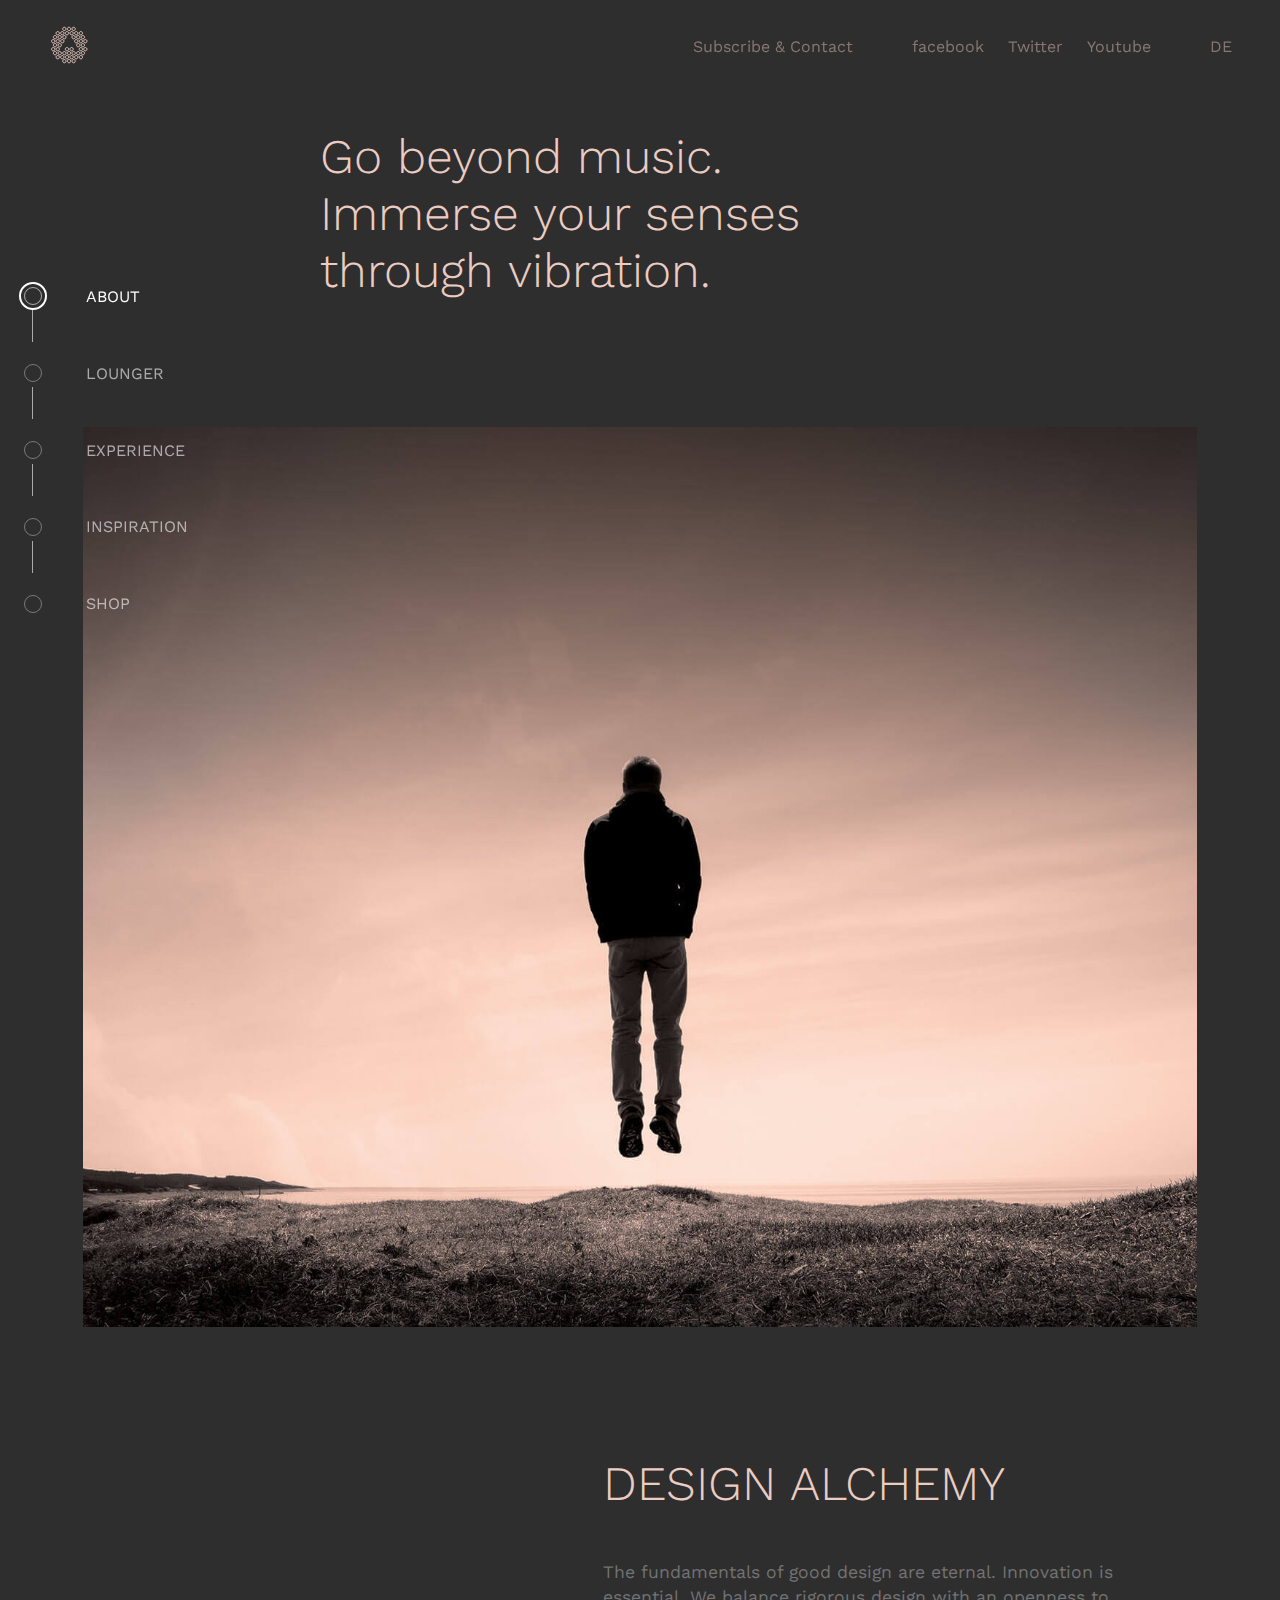
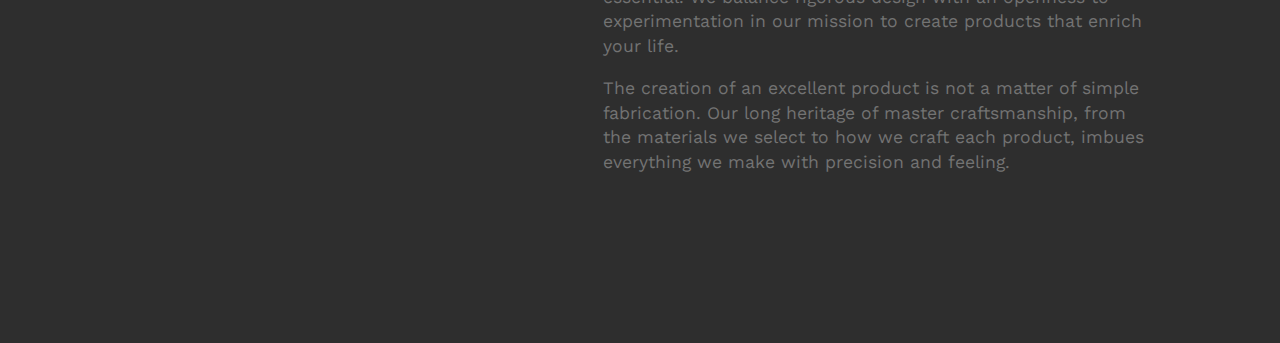
<file: index.html>
<!DOCTYPE html>
<html lang="en">

<head>
    <meta charset="UTF-8">
    <meta http-equiv="X-UA-Compatible" content="IE=edge">
    <meta name="viewport" content="width=device-width, initial-scale=1.0">

    <link rel="stylesheet" href="assets/css/global.css" type="text/css">
    <link rel="stylesheet" href="assets/css/about.css" type="text/css">

    <title>Headphone Inspiration</title>
</head>

<body>

    <!-- ***************************************************************** -->
    <nav id="navigation-top">
        <a href="#"><img src="assets/img/logo.svg" alt="logo"></a>
        <ul>
            <li><a href="assets/html/contact.html">Subscribe & Contact</a></li>
            <li><a href="">facebook</a></li>
            <li><a href="">Twitter</a></li>
            <li><a href="">Youtube</a></li>
            <li><a href="">DE</a></li>
        </ul>
    </nav>

    <!-- ***************************************************************** -->
    <nav id="navigation-side">
        <ul>
            <li>
                <a class="nav-left-item" id="nav-left-about" href="#">
                    <div class="outer">
                        <div class="inner"> </div>
                    </div>
                    <p>ABOUT</p>
                </a>
                <div class="nav-left-vert-line"></div>
            </li>
            <li>
                <a class="nav-left-item" id="nav-left-lounger" href="assets/html/lounger.html">
                    <div class="outer">
                        <div class="inner"> </div>
                    </div>
                    <p>LOUNGER</p>
                </a>
                <div class="nav-left-vert-line"></div>
            </li>
            <li>
                <a class="nav-left-item" id="nav-left-experience" href="assets/html/experience.html">
                    <div class="outer">
                        <div class="inner"> </div>
                    </div>
                    <p>EXPERIENCE</p>
                </a>
                <div class="nav-left-vert-line"></div>
            </li>
            <li>
                <a class="nav-left-item" id="nav-left-inspiration" href="assets/html/inspiration.html">
                    <div class="outer">
                        <div class="inner"> </div>
                    </div>
                    <p>INSPIRATION</p>
                </a>
                <div class="nav-left-vert-line"></div>
            </li>
            <li>
                <a class="nav-left-item" id="nav-left-shop" href="assets/html/shop.html">
                    <div class="outer">
                        <div class="inner"> </div>
                    </div>
                    <p>SHOP</p>
                </a>
            </li>
        </ul>
    </nav>

    <!-- ***************************************************************** -->

    <section id="about-1">
        <h1>Go beyond music.<br>Immerse your senses<br>through vibration.</h1>
        <!-- contains the image -->
        <div></div>
    </section>

    <section id="about-2">
        <div>
            <!-- <img src="assets/img/BS1_NYC_Home.webp" alt="DESIGN ALCHEMY"> -->
        </div>
        <div>
            <h1>DESIGN ALCHEMY</h1>
            <p>
                The fundamentals of good design are eternal. Innovation is essential. We balance rigorous design with an
                openness to experimentation in our mission to create products that enrich your life.</p>
            <p>
                The creation of an excellent product is not a matter of simple fabrication. Our long heritage of master
                craftsmanship, from the materials we select to how we craft each product, imbues everything we make with
                precision and feeling.
            </p>
        </div>
    </section>

    <!-- ***************************************************************** -->

    <script src="assets/js/main.js"></script>
</body>

</html>
</file>
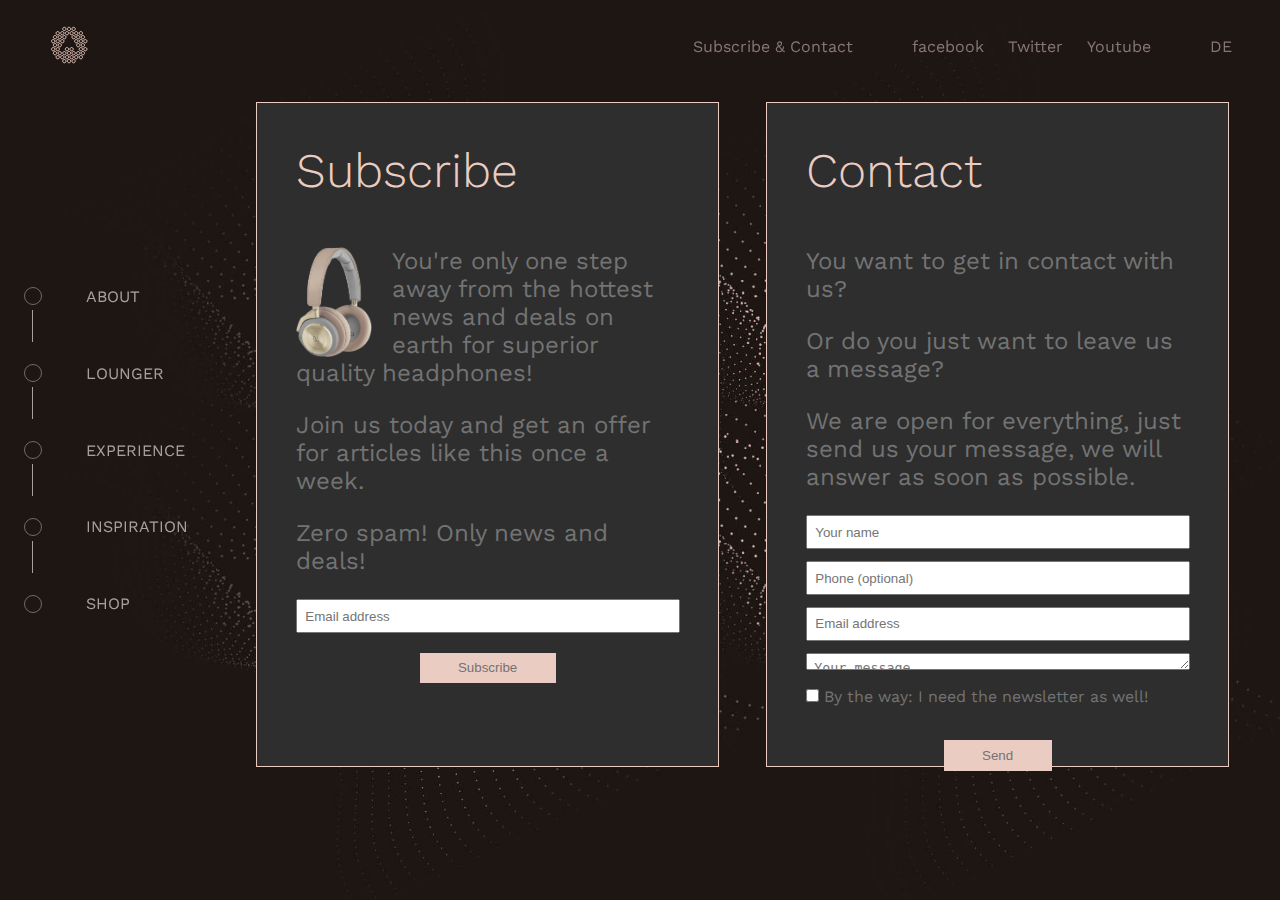
<file: assets/html/contact.html>
<!DOCTYPE html>
<html lang="en">

<head>
    <meta charset="UTF-8">
    <meta http-equiv="X-UA-Compatible" content="IE=edge">
    <meta name="viewport" content="width=device-width, initial-scale=1.0">

    <link rel="stylesheet" href="../css/global.css" type="text/css">
    <link rel="stylesheet" href="../css/contact.css" type="text/css">

    <title>Headphone Inspiration</title>
</head>

<body>

    <!-- ***************************************************************** -->
    <nav id="navigation-top">
        <a href="../../index.html"><img src="../img/logo.svg" alt="logo"></a>
        <ul>
            <li><a href="contact.html">Subscribe & Contact</a></li>
            <li><a href="">facebook</a></li>
            <li><a href="">Twitter</a></li>
            <li><a href="">Youtube</a></li>
            <li><a href="">DE</a></li>
        </ul>
    </nav>

    <!-- ***************************************************************** -->
    <nav id="navigation-side">
        <ul>
            <li>
                <a class="nav-left-item" id="nav-left-about" href="../../index.html">
                    <div class="outer">
                        <div class="inner"> </div>
                    </div>
                    <p>ABOUT</p>
                </a>
                <div class="nav-left-vert-line"></div>
            </li>
            <li>
                <a class="nav-left-item" id="nav-left-lounger" href="lounger.html">
                    <div class="outer">
                        <div class="inner"> </div>
                    </div>
                    <p>LOUNGER</p>
                </a>
                <div class="nav-left-vert-line"></div>
            </li>
            <li>
                <a class="nav-left-item" id="nav-left-experience" href="experience.html">
                    <div class="outer">
                        <div class="inner"> </div>
                    </div>
                    <p>EXPERIENCE</p>
                </a>
                <div class="nav-left-vert-line"></div>
            </li>
            <li>
                <a class="nav-left-item" id="nav-left-inspiration" href="inspiration.html">
                    <div class="outer">
                        <div class="inner"> </div>
                    </div>
                    <p>INSPIRATION</p>
                </a>
                <div class="nav-left-vert-line"></div>
            </li>
            <li>
                <a class="nav-left-item" id="nav-left-shop" href="shop.html">
                    <div class="outer">
                        <div class="inner"> </div>
                    </div>
                    <p>SHOP</p>
                </a>
            </li>
        </ul>
    </nav>

    <!-- ***************************************************************** -->

    <section id="contact">
        <form action="" id="subscribe">
            <fieldset>
                <h1>Subscribe</h1>

                <div>
                    <img src="../img/beoplay-h9-1.webp" alt="">
                    <p>You're only one step away from the hottest news and deals on earth for superior quality
                        headphones!
                    </p>

                    <p>Join us today and get an offer for articles like this once a week.</p>

                    <p>Zero spam! Only news and deals!</p>
                </div>
                <input type="email" name="email1" id="email1" placeholder="Email address">
                <input type="button" value="Subscribe" onclick="subscribe()">

            </fieldset>
        </form>
        <!-- ============================================================= -->

        <form action="" id="message">
            <fieldset>
                <h1>Contact</h1>

                <div>
                    <p>You want to get in contact with us?</p>
                    <p>Or do you just want to leave us a message?</p>
                    <p>We are open for everything, just send us your message, we will answer as soon as possible.</p>
                </div>

                <input type="text" name="name" id="name" placeholder="Your name">
                <input type="tel" name="phone" id="phone" placeholder="Phone (optional)">
                <input type="emai2" name="email2" id="email2" placeholder="Email address">
                <textarea rows="2" name="msg" id="msg" placeholder="Your message"></textarea>

                <div>
                    <input type="checkbox" name="newsletter" id="newsletter">
                    <label for="newsletter">By the way: I need the newsletter as well!</label>
                </div>

                <!-- <textarea rows="2" placeholder="Your message"></textarea> -->
                <input type="button" value="Send" onclick="sendMessage()">

            </fieldset>
        </form>

    </section>

    <!-- ***************************************************************** -->

    <script src="../js/main.js"></script>
</body>

</html>
</file>
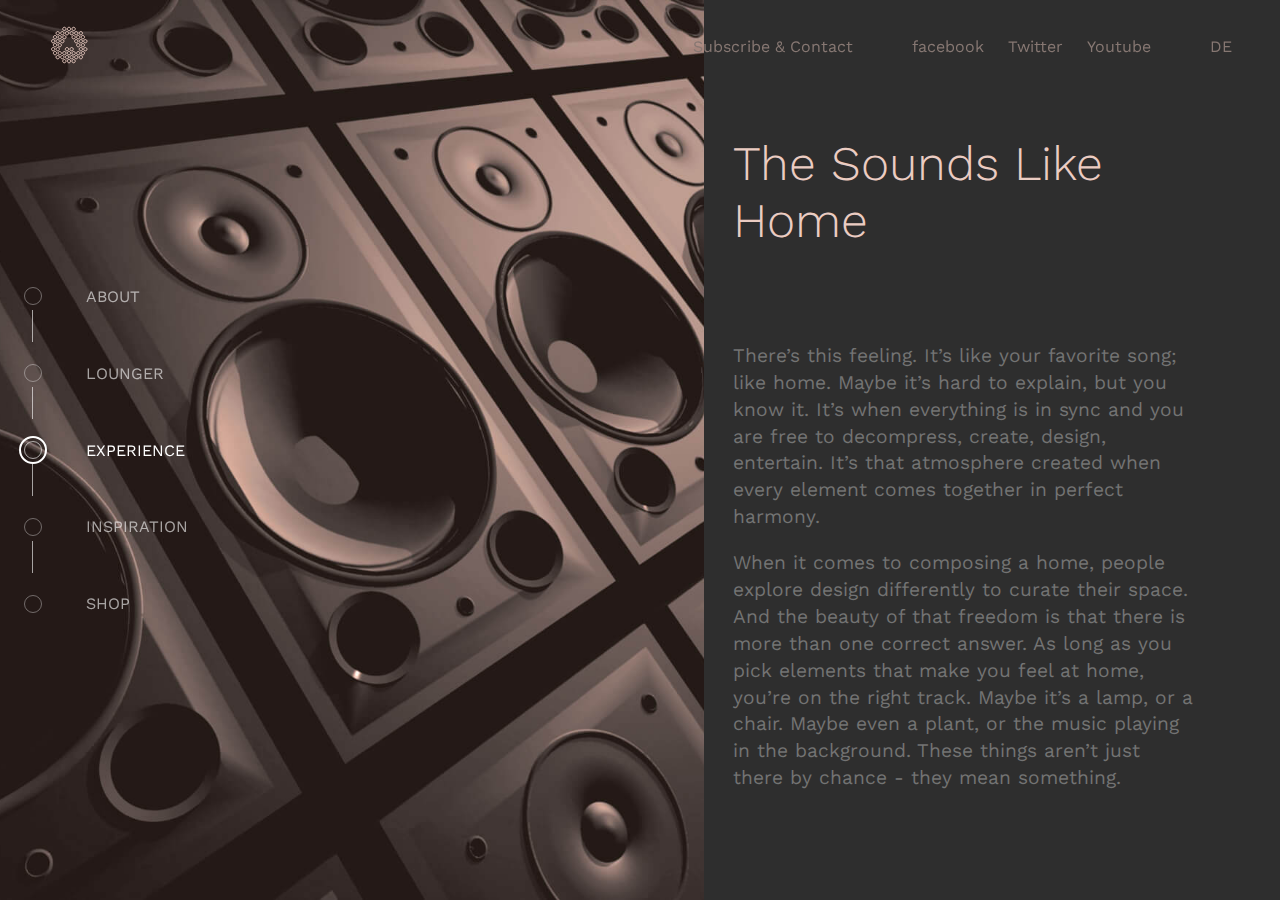
<file: assets/html/experience.html>
<!DOCTYPE html>
<html lang="en">

<head>
    <meta charset="UTF-8">
    <meta http-equiv="X-UA-Compatible" content="IE=edge">
    <meta name="viewport" content="width=device-width, initial-scale=1.0">

    <link rel="stylesheet" href="../css/global.css" type="text/css">
    <link rel="stylesheet" href="../css/experience.css" type="text/css">

    <title>Headphone Inspiration</title>
</head>

<body>

    <!-- ***************************************************************** -->
    <nav id="navigation-top">
        <a href="../../index.html"><img src="../img/logo.svg" alt="logo"></a>
        <ul>
            <li><a href="contact.html">Subscribe & Contact</a></li>
            <li><a href="">facebook</a></li>
            <li><a href="">Twitter</a></li>
            <li><a href="">Youtube</a></li>
            <li><a href="">DE</a></li>
        </ul>
    </nav>

    <!-- ***************************************************************** -->
    <nav id="navigation-side">
        <ul>
            <li>
                <a class="nav-left-item" id="nav-left-about" href="../../index.html">
                    <div class="outer">
                        <div class="inner"> </div>
                    </div>
                    <p>ABOUT</p>
                </a>
                <div class="nav-left-vert-line"></div>
            </li>
            <li>
                <a class="nav-left-item" id="nav-left-lounger" href="lounger.html">
                    <div class="outer">
                        <div class="inner"> </div>
                    </div>
                    <p>LOUNGER</p>
                </a>
                <div class="nav-left-vert-line"></div>
            </li>
            <li>
                <a class="nav-left-item" id="nav-left-experience" href="experience.html">
                    <div class="outer">
                        <div class="inner"> </div>
                    </div>
                    <p>EXPERIENCE</p>
                </a>
                <div class="nav-left-vert-line"></div>
            </li>
            <li>
                <a class="nav-left-item" id="nav-left-inspiration" href="inspiration.html">
                    <div class="outer">
                        <div class="inner"> </div>
                    </div>
                    <p>INSPIRATION</p>
                </a>
                <div class="nav-left-vert-line"></div>
            </li>
            <li>
                <a class="nav-left-item" id="nav-left-shop" href="shop.html">
                    <div class="outer">
                        <div class="inner"> </div>
                    </div>
                    <p>SHOP</p>
                </a>
            </li>
        </ul>
    </nav>

    <!-- ***************************************************************** -->

    <section id="experience">
        <div> </div>
        <div>
            <h1>The Sounds Like Home</h1>
            <p>
                There’s this feeling. It’s like your favorite song; like home. Maybe it’s hard to explain, but you know
                it. It’s when everything is in sync and you are free to decompress, create, design, entertain. It’s that
                atmosphere created when every element comes together in perfect harmony.
            </p>
            <p>
                When it comes to composing a home, people explore design differently to curate their space. And the
                beauty of that freedom is that there is more than one correct answer. As long as you pick elements that
                make you feel at home, you’re on the right track. Maybe it’s a lamp, or a chair. Maybe even a plant, or
                the music playing in the background. These things aren’t just there by chance - they mean something.
            </p>
        </div>
    </section>

    <!-- ***************************************************************** -->

    <script src="../js/main.js"></script>
</body>

</html>
</file>
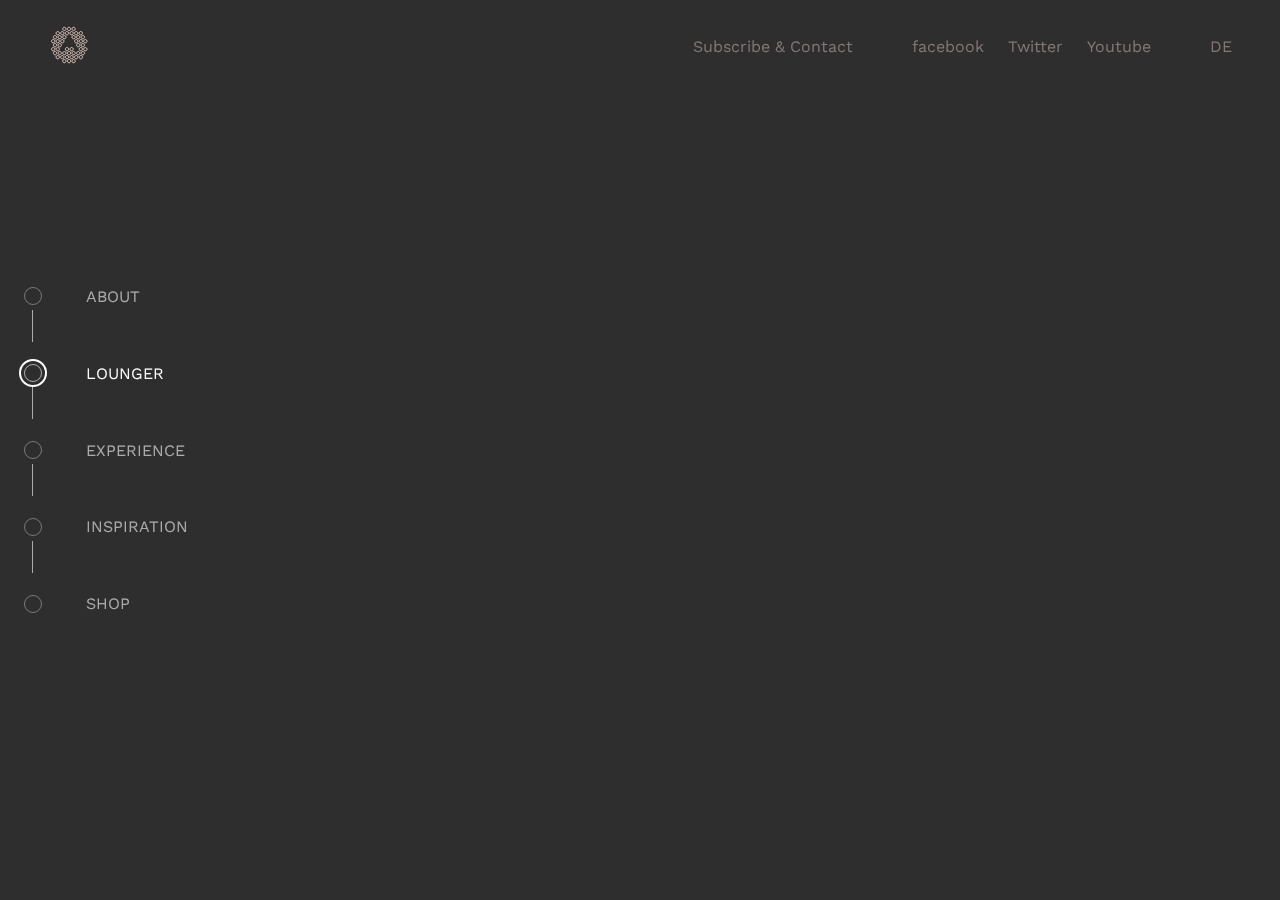
<file: assets/html/lounger copy.html>
<!DOCTYPE html>
<html lang="en">

<head>
    <meta charset="UTF-8">
    <meta http-equiv="X-UA-Compatible" content="IE=edge">
    <meta name="viewport" content="width=device-width, initial-scale=1.0">

    <link rel="stylesheet" href="../css/global.css" type="text/css">
    <link rel="stylesheet" href="../css/lounger.css" type="text/css">

    <title>Headphone Inspiration</title>
</head>

<body>

    <!-- ***************************************************************** -->
    <nav id="navigation-top">
        <a href="../../index.html"><img src="../img/logo.svg" alt="logo"></a>
        <ul>
            <li><a href="contact.html">Subscribe & Contact</a></li>
            <li><a href="">facebook</a></li>
            <li><a href="">Twitter</a></li>
            <li><a href="">Youtube</a></li>
            <li><a href="">DE</a></li>
        </ul>
    </nav>

    <!-- ***************************************************************** -->
    <nav id="navigation-side">
        <ul>
            <li>
                <a class="nav-left-item" id="nav-left-about" href="../../index.html">
                    <div class="outer">
                        <div class="inner"> </div>
                    </div>
                    <p>ABOUT</p>
                </a>
                <div class="nav-left-vert-line"></div>
            </li>
            <li>
                <a class="nav-left-item" id="nav-left-lounger" href="lounger.html">
                    <div class="outer">
                        <div class="inner"> </div>
                    </div>
                    <p>LOUNGER</p>
                </a>
                <div class="nav-left-vert-line"></div>
            </li>
            <li>
                <a class="nav-left-item" id="nav-left-experience" href="experience.html">
                    <div class="outer">
                        <div class="inner"> </div>
                    </div>
                    <p>EXPERIENCE</p>
                </a>
                <div class="nav-left-vert-line"></div>
            </li>
            <li>
                <a class="nav-left-item" id="nav-left-inspiration" href="inspiration.html">
                    <div class="outer">
                        <div class="inner"> </div>
                    </div>
                    <p>INSPIRATION</p>
                </a>
                <div class="nav-left-vert-line"></div>
            </li>
            <li>
                <a class="nav-left-item" id="nav-left-shop" href="shop.html">
                    <div class="outer">
                        <div class="inner"> </div>
                    </div>
                    <p>SHOP</p>
                </a>
            </li>
        </ul>
    </nav>

    <!-- ***************************************************************** -->



    <!-- ***************************************************************** -->

    <script src="../js/main.js"></script>
</body>

</html>
</file>
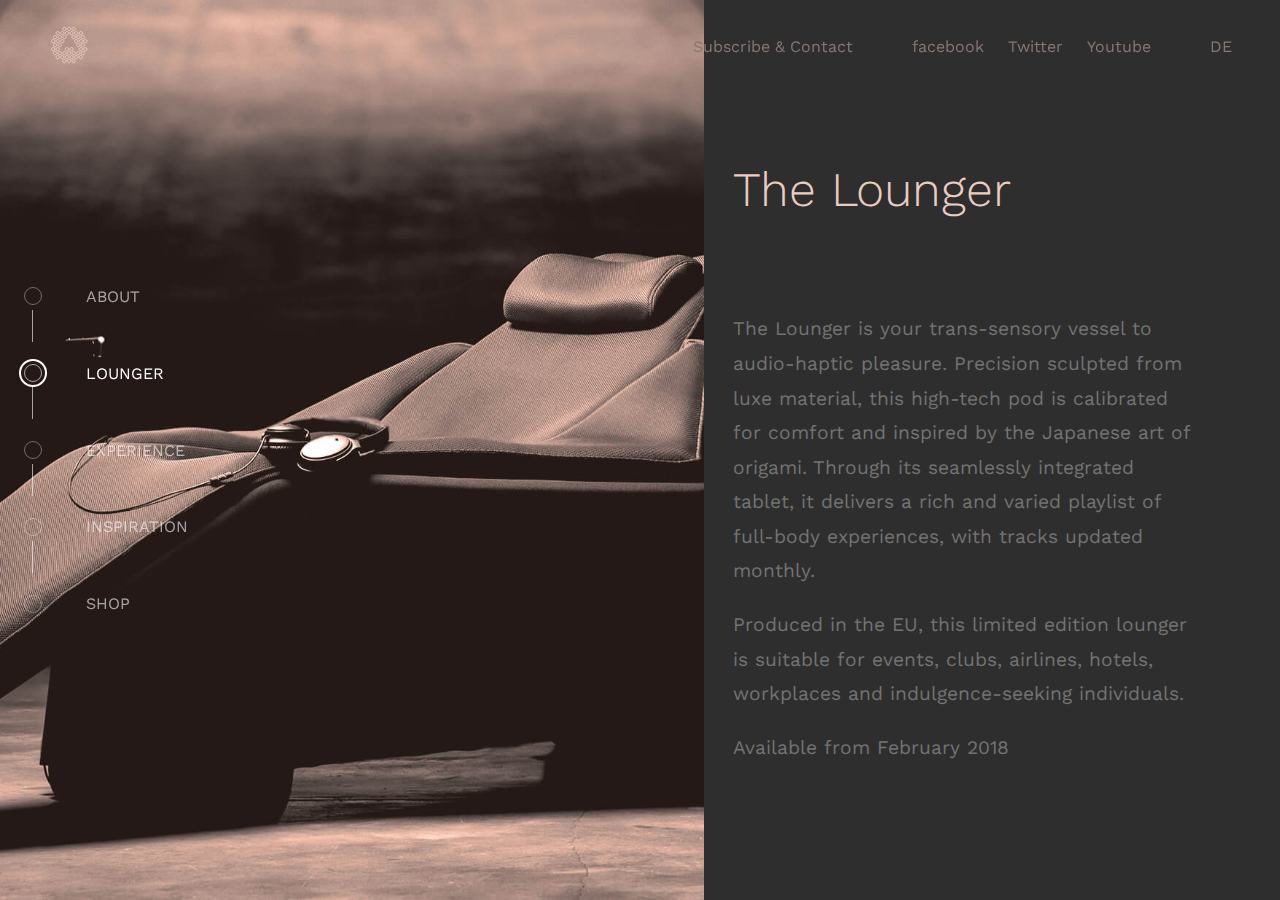
<file: assets/html/lounger.html>
<!DOCTYPE html>
<html lang="en">

<head>
    <meta charset="UTF-8">
    <meta http-equiv="X-UA-Compatible" content="IE=edge">
    <meta name="viewport" content="width=device-width, initial-scale=1.0">

    <link rel="stylesheet" href="../css/global.css" type="text/css">
    <link rel="stylesheet" href="../css/lounger.css" type="text/css">

    <title>Headphone Inspiration</title>
</head>

<body>

    <!-- ***************************************************************** -->
    <nav id="navigation-top">
        <a href="../../index.html"><img src="../img/logo.svg" alt="logo"></a>
        <ul>
            <li><a href="contact.html">Subscribe & Contact</a></li>
            <li><a href="">facebook</a></li>
            <li><a href="">Twitter</a></li>
            <li><a href="">Youtube</a></li>
            <li><a href="">DE</a></li>
        </ul>
    </nav>

    <!-- ***************************************************************** -->
    <nav id="navigation-side">
        <ul>
            <li>
                <a class="nav-left-item" id="nav-left-about" href="../../index.html">
                    <div class="outer">
                        <div class="inner"> </div>
                    </div>
                    <p>ABOUT</p>
                </a>
                <div class="nav-left-vert-line"></div>
            </li>
            <li>
                <a class="nav-left-item" id="nav-left-lounger" href="lounger.html">
                    <div class="outer">
                        <div class="inner"> </div>
                    </div>
                    <p>LOUNGER</p>
                </a>
                <div class="nav-left-vert-line"></div>
            </li>
            <li>
                <a class="nav-left-item" id="nav-left-experience" href="experience.html">
                    <div class="outer">
                        <div class="inner"> </div>
                    </div>
                    <p>EXPERIENCE</p>
                </a>
                <div class="nav-left-vert-line"></div>
            </li>
            <li>
                <a class="nav-left-item" id="nav-left-inspiration" href="inspiration.html">
                    <div class="outer">
                        <div class="inner"> </div>
                    </div>
                    <p>INSPIRATION</p>
                </a>
                <div class="nav-left-vert-line"></div>
            </li>
            <li>
                <a class="nav-left-item" id="nav-left-shop" href="shop.html">
                    <div class="outer">
                        <div class="inner"> </div>
                    </div>
                    <p>SHOP</p>
                </a>
            </li>
        </ul>
    </nav>

    <!-- ***************************************************************** -->

    <section id="lounger">
        <div> </div>
        <div>
            <h1>The Lounger</h1>
            <p>
                The Lounger is your trans-sensory vessel to audio-haptic pleasure. Precision sculpted from luxe
                material, this high-tech pod is calibrated for comfort and inspired by the Japanese art of origami.
                Through its seamlessly integrated tablet, it delivers a rich and varied playlist of full-body
                experiences, with tracks updated monthly.
            </p>
            <p>
                Produced in the EU, this limited edition lounger is suitable for events, clubs, airlines, hotels,
                workplaces and indulgence-seeking individuals.
            </p>
            <p>
                Available from February 2018
            </p>
        </div>
    </section>


    <!-- ***************************************************************** -->

    <script src="../js/main.js"></script>
</body>

</html>
</file>
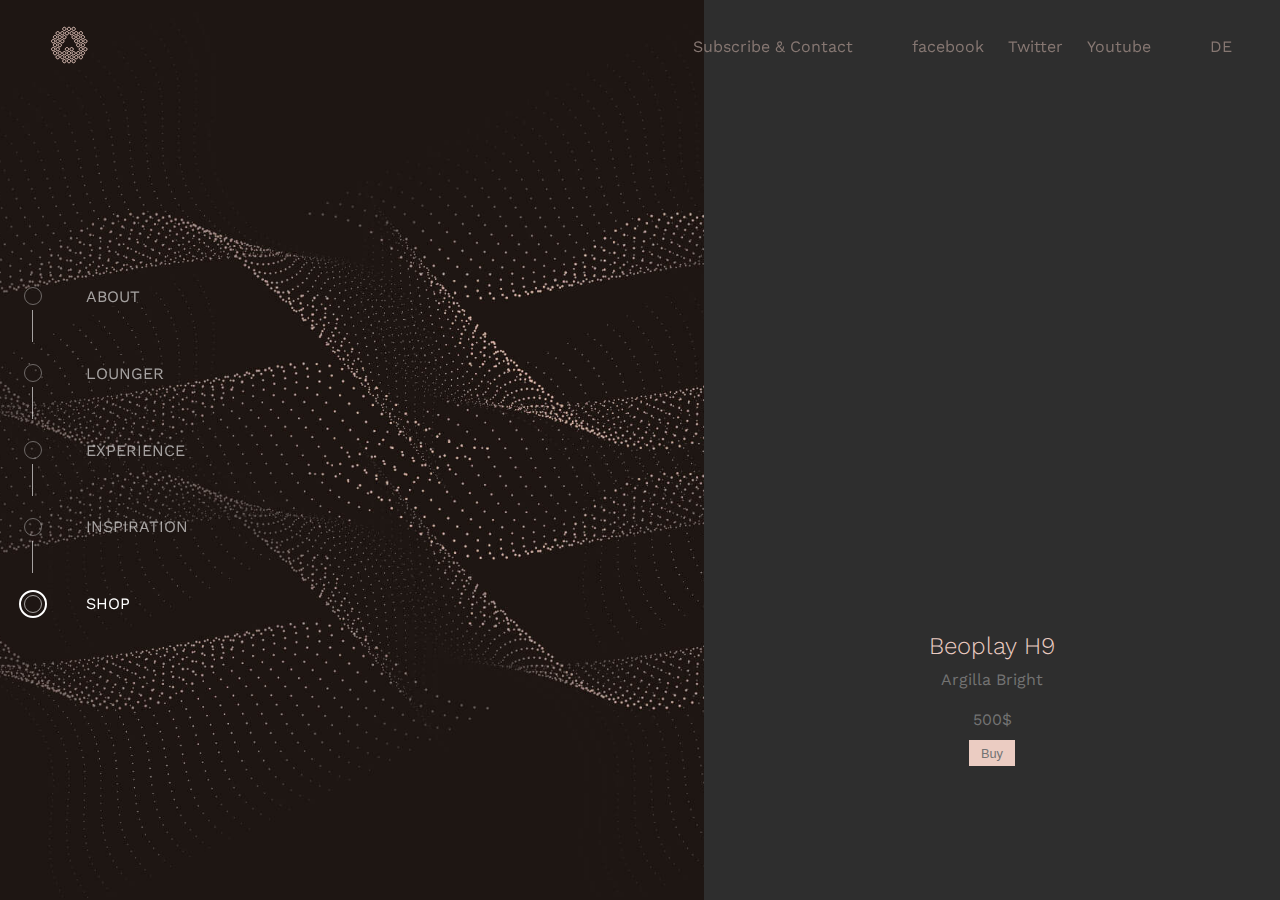
<file: assets/html/shop.html>
<!DOCTYPE html>
<html lang="en">

<head>
    <meta charset="UTF-8">
    <meta http-equiv="X-UA-Compatible" content="IE=edge">
    <meta name="viewport" content="width=device-width, initial-scale=1.0">

    <link rel="stylesheet" href="../css/global.css" type="text/css">
    <link rel="stylesheet" href="../css/shop.css" type="text/css">

    <title>Headphone Inspiration</title>
</head>

<body>

    <!-- ***************************************************************** -->
    <nav id="navigation-top">
        <a href="../../index.html"><img src="../img/logo.svg" alt="logo"></a>
        <ul>
            <li><a href="contact.html">Subscribe & Contact</a></li>
            <li><a href="">facebook</a></li>
            <li><a href="">Twitter</a></li>
            <li><a href="">Youtube</a></li>
            <li><a href="">DE</a></li>
        </ul>
    </nav>

    <!-- ***************************************************************** -->
    <nav id="navigation-side">
        <ul>
            <li>
                <a class="nav-left-item" id="nav-left-about" href="../../index.html">
                    <div class="outer">
                        <div class="inner"> </div>
                    </div>
                    <p>ABOUT</p>
                </a>
                <div class="nav-left-vert-line"></div>
            </li>
            <li>
                <a class="nav-left-item" id="nav-left-lounger" href="lounger.html">
                    <div class="outer">
                        <div class="inner"> </div>
                    </div>
                    <p>LOUNGER</p>
                </a>
                <div class="nav-left-vert-line"></div>
            </li>
            <li>
                <a class="nav-left-item" id="nav-left-experience" href="experience.html">
                    <div class="outer">
                        <div class="inner"> </div>
                    </div>
                    <p>EXPERIENCE</p>
                </a>
                <div class="nav-left-vert-line"></div>
            </li>
            <li>
                <a class="nav-left-item" id="nav-left-inspiration" href="inspiration.html">
                    <div class="outer">
                        <div class="inner"> </div>
                    </div>
                    <p>INSPIRATION</p>
                </a>
                <div class="nav-left-vert-line"></div>
            </li>
            <li>
                <a class="nav-left-item" id="nav-left-shop" href="shop.html">
                    <div class="outer">
                        <div class="inner"> </div>
                    </div>
                    <p>SHOP</p>
                </a>
            </li>
        </ul>
    </nav>

    <!-- ***************************************************************** -->

    <section id="shop">
        <div>
            <!-- background image on the left -->
        </div>
        <div class="shop-article">
            <div class="slide">
                <div><img src="../img/beoplay-h9-1.webp" alt=""></div>
                <div><img src="../img/beoplay-h9-2.webp" alt=""></div>
                <div><img src="../img/beoplay-h9-3.webp" alt=""></div>
            </div>
            <h2>Beoplay H9</h2>
            <p> Argilla Bright</p>
            <p>500$</p>
            <form><input type="button" value="Buy" onclick="buy()"></form>
            <!-- <a onclick="buy">Buy</a> -->
        </div>
    </section>



    <!-- ***************************************************************** -->

    <script src="../js/main.js"></script>
</body>

</html>
</file>
<file: assets/css/global.css>
/*****************************************************************************
    Assets:
    Font: Work sans
    colors: 
        background color:           #2e2e2e 
        navigation top:             #867772 
        headline color:             rgb(234, 204, 194) / #ebccc2 
        text color:                 rgb(115, 115, 115) / #737373 
        navigation (both!) hover,
        navigation left active:     #fff 
        navigation left inactive:   #fff with opacity less than 0.6
*/

/*****************************************************************************
    fonts in use
*/
@import url("https://fonts.googleapis.com/css2?family=Work+Sans:wght@100;200;300;400;500;600;700;800;900&display=swap");

/*****************************************************************************
    hard reset
*/
* {
    margin: 0;
    padding: 0;
}

html {
    scroll-behavior: smooth;
    --bgColor: #2e2e2e;
    --headLineColor: #ebccc2;
    --shop-button-bg: #ebccc2;
    --textColor: #737373;
    --navTopColor: #867772;
    --navTopHoverColor: #fff;
    --navSideColor: #fff;
    --navSideOpacity: 0.6;
    --navSideHoverOpacity: 1;
    --contactPageFormBackground: #1e1613;
    --contactPageFormText: #ebccc2;
}

body {
    font-family: "Work Sans", sans-serif;

    background: var(--bgColor);
    color: var(--textColor);

    /* default font size */
    font-size: 16px;
}

/* some defaults */

h1,
h2,
h3 {
    color: var(--headLineColor);
}
h1 {
    font-size: 3em;
    font-weight: 300;
}
h2 {
    font-size: 1.5em;
    font-weight: 300;
}
ul {
    list-style: none;
}
a {
    text-decoration: none;
}
a:hover {
    text-decoration: underline;
}

/****************************************************************************/
#navigation-top {
    position: fixed;
    top: 0;
    left: 0;
    right: 0;
    display: flex;
    align-items: center;
    padding: 2% 0 0 4%;
    z-index: 1;
}
#navigation-top ul {
    display: flex;
    align-items: center;
    width: 100%;
}
#navigation-top ul {
    justify-self: end;
    justify-content: flex-end;
    align-items: center;
}
#navigation-top li {
    margin: 0 1%;
}
#navigation-top li:first-of-type,
#navigation-top li:last-of-type {
    margin: 0 4%;
}

/*--------------------------------------------------------------------------*/
#navigation-top a {
    color: var(--navTopColor);
}
#navigation-top a:visited {
    color: var(--navTopColor);
}
#navigation-top a:hover {
    color: var(--navTopHoverColor);
}

/****************************************************************************/
#navigation-side {
    position: fixed;
    height: 100vh;
    left: 1.5vw;
    display: flex;
    flex-direction: column;
    justify-items: center;
}
#navigation-side ul {
    margin: auto 0;
}
.nav-left-vert-line {
    width: calc(0.75em + 1px);
    margin-bottom: 10%;
    height: 2em;
    border-right: 1px solid var(--navSideColor);
    opacity: var(--navSideOpacity);
}
/*--------------------------------------------------------------------------*/
.nav-left-item {
    display: flex;
    align-items: center;
    color: var(--navSideColor);
    opacity: var(--navSideOpacity);
}
.nav-left-item:visited {
    color: var(--navSideColor);
}
.nav-left-item:hover {
    color: var(--navSideColor);
    opacity: var(--navSideHoverOpacity);
}
.nav-left-item p {
    opacity: var(--navSideHoverOpacity);
}
/*--------------------------------------------------------------------------*/
/* pseudo radio buttons */
.outer {
    width: 1.5em;
    height: 1.5em;
    display: flex;
    align-items: center;
    border-radius: 2em;
    margin-right: 3vw;
    border: 2px solid transparent;
}
.inner {
    width: 1em;
    height: 1em;
    margin: 0 auto;
    border-radius: 1em;
    border: 1px solid var(--navSideColor);
    opacity: var(--navSideOpacity);
}

/*****************************************************************************/
</file>
<file: assets/css/about.css>
/*****************************************************************************
    navigation left: activate 'about'
*/
#nav-left-about,
#nav-left-about .outer {
    border-color: var(--navSideColor);
    opacity: var(--navSideHoverOpacity);
}

/****************************************************************************/
#about-1 h1 {
    padding-left: 25%;
    padding: 10% 25%;
}
#about-1 div {
    margin: 0 6.5%;
    height: 100vh;
    background: url(../img/section-about-1.jpg) center/cover no-repeat;
}

/****************************************************************************/
#about-2 {
    display: flex;
    align-items: center;
}
#about-2 > div {
    padding: 10% 0;
    min-height: 40vh;
}
#about-2 > div:first-of-type {
    width: 100%;
    padding-left: 15%;
}
#about-2 > div:last-of-type {
    padding: 0 10% 0 5%;
}
#about-2 img {
    width: 100%;
}
#about-2 h1 {
    margin-bottom: 1em;
}
#about-2 p {
    font-size: 1.1em;
    line-height: 1.4;
    margin-bottom: 1em;
}

/****************************************************************************/
</file>
<file: assets/css/contact.css>
/*****************************************************************************
    navigation left: no button activated, top navigation used
*/

/****************************************************************************/
body {
    background: url(../img/section-composition4.jpg) center/cover no-repeat;
    height: 100vh;
}
#contact {
    padding: 8% 10% 0 20%;
    display: flex;
    justify-content: space-between;
    align-items: center;
}
#contact fieldset {
    background: var(--bgColor);
    border: 1px solid var(--shop-button-bg);
    width: 30vw;
    height: 65vh;
    padding: 10%;
    display: flex;
    flex-direction: column;
}
#contact h1 {
    padding-bottom: 1em;
}
#contact img {
    width: 20%;
    padding-right: 5%;
    float: left;
}
#contact p {
    font-size: 1.5em;
    padding-bottom: 1em;
    text-align: left;
}
/****************************************************************************/
#subscribe input,
#message input,
#message textarea {
    padding: 2%;
    outline: none;
}
#subscribe input:last-of-type,
#message input:last-of-type {
    margin: 5% auto;
    padding: 2% 10%;
    border: none;
    color: var(--textColor);
    background: var(--shop-button-bg);
}

/****************************************************************************/

#message input {
    margin-bottom: 3%;
}
</file>
<file: assets/css/experience.css>
/*****************************************************************************
    navigation left: activate 'experience'
*/
#nav-left-experience,
#nav-left-experience .outer {
    border-color: var(--navSideColor);
    opacity: var(--navSideHoverOpacity);
}

/****************************************************************************/
#experience {
    display: flex;
    align-items: center;
}
#experience > div {
    width: 45%;
}
#experience div:first-of-type {
    background: url(../img/section-experience-1.jpg) center/cover no-repeat;
    width: 55%;
    height: 100vh;
}
#experience h1 {
    padding: 8% 5%;
    margin-bottom: 1em;
}
#experience p {
    padding: 0% 15% 0 5%;
    font-size: 1.2em;
    line-height: 1.4;
    margin-bottom: 1em;
}
</file>
<file: assets/css/lounger.css>
/*****************************************************************************
    navigation left: activate 'lounger'
*/
#nav-left-lounger,
#nav-left-lounger .outer {
    border-color: var(--navSideColor);
    opacity: var(--navSideHoverOpacity);
}

/****************************************************************************/
#lounger {
    display: flex;
    align-items: center;
}
#lounger > div {
    width: 45%;
}
#lounger div:first-of-type {
    background: url(../img/section-voyager.jpg) center/cover no-repeat;
    width: 55%;
    height: 100vh;
}
#lounger h1 {
    padding: 8% 5%;
    margin-bottom: 1em;
}
#lounger p {
    padding: 0% 15% 0 5%;
    font-size: 1.2em;
    line-height: 1.8;
    margin-bottom: 1em;
}
</file>
<file: assets/css/shop.css>
/*****************************************************************************
    navigation left: activate 'shop'
*/
#nav-left-shop,
#nav-left-shop .outer {
    border-color: var(--navSideColor);
    opacity: var(--navSideHoverOpacity);
}

/****************************************************************************/
#shop {
    display: flex;
    align-items: center;
}
#shop > div {
    width: 45%;
}
#shop > div:first-of-type {
    background: url(../img/section-composition4.jpg) center/cover no-repeat;
    width: 55%;
    height: 100vh;
}
#shop h2 {
    padding-top: 2em;
}
#shop p {
    line-height: 2.5;
}
#shop a {
    padding: 1% 2%;
    font-size: 0.8em;
    background: var(--shop-button-bg);
}
#shop input {
    padding: 1% 2%;
    font-size: 0.8em;
    background: var(--shop-button-bg);
    color: var(--textColor);
    outline: none;
    border: none;
}

/*--------------------------------------------------------------------------*/
.shop-article {
    text-align: center;
}

/*--------------------------------------------------------------------------*/
.slide {
    margin: 0 auto;
    height: 50vh;
    width: 50vh;
    overflow: hidden;
    position: relative;
}
.slide > div {
    width: 100%;
    height: 100%;
    position: absolute;
    animation: slide 30s infinite;
    opacity: 0;
    transform: scale(0.8);
}
.slide img {
    height: 100%;
}
.slide > div:nth-child(2) {
    animation-delay: 10s;
}
.slide > div:nth-child(3) {
    animation-delay: 20s;
}

/* because of the overlapping runtime for each image the last keyframe is at 50% */
@keyframes slide {
    5% {
        transform: scale(0.8);
        /* opacity: 1; */
    }
    10% {
        transform: scale(1);
    }
    15%,
    35% {
        opacity: 1;
    }
    45% {
        transform: scale(1);
        opacity: 0;
    }
}

/****************************************************************************/
</file>
